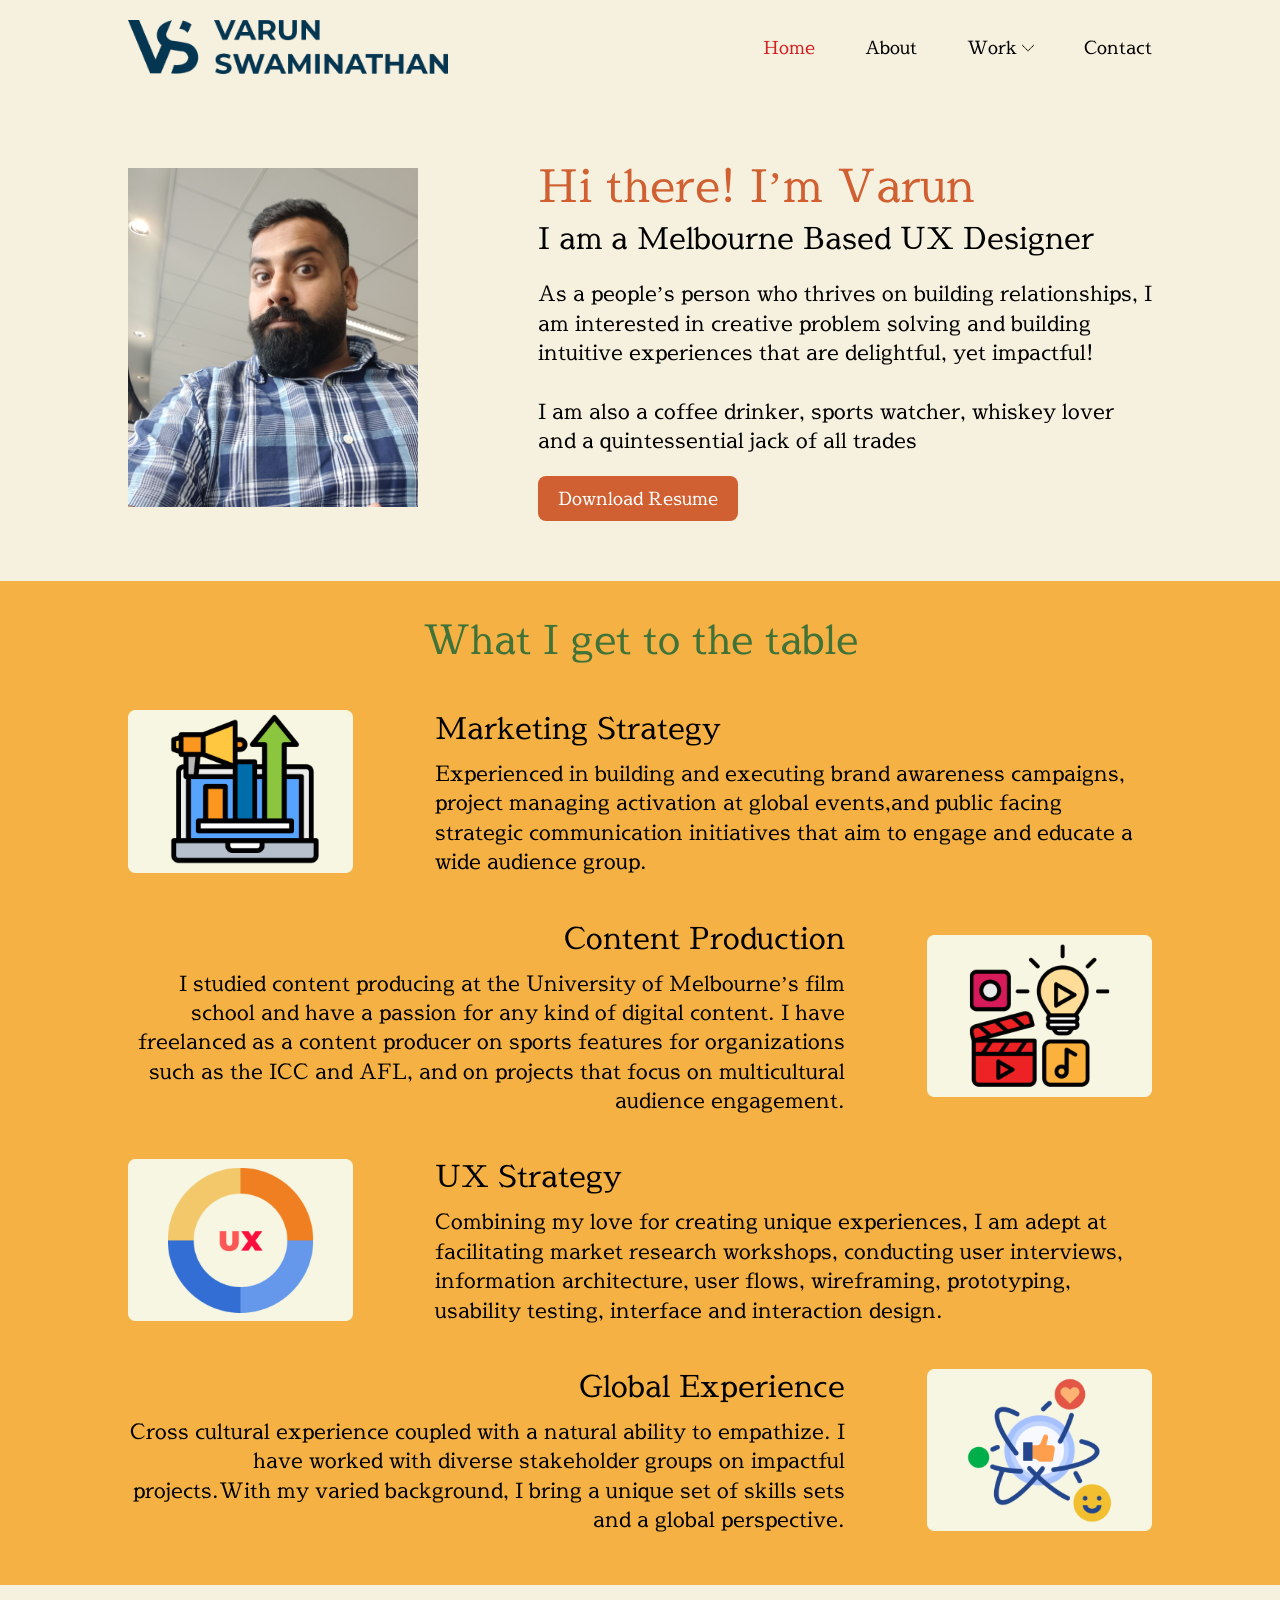
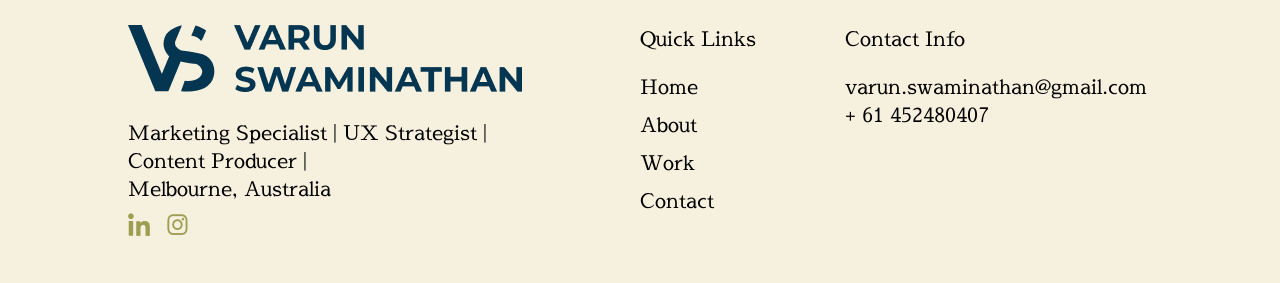
<file: index.html>
<!DOCTYPE html>
<html lang="en">
<head>
    <meta charset="UTF-8">
    <meta http-equiv="X-UA-Compatible" content="IE=edge">
    <meta name="viewport" content="width=device-width, initial-scale=1.0">
    <title>:: VARUN SWAMINATHAN ::</title>
    <link rel="shortcut icon" href="images/favicon.ico" type="image/x-icon">
    <!-- [Fonts] -->
    <!-- [/Fonts] -->
    <!-- [Style] -->
    <link rel="stylesheet" href="css/styles.css">
    <link rel="stylesheet" href="css/slick.min.css">
</head>


<body>

<div style="background: rgba(246, 240, 222, 1);">
   <header class="topRow">
    <div class="logo"><a href="index.html" title="TRDP"><img src="images/logo.png"/></a></div>
    <nav>
      <input class="hidden" type="checkbox" id="menuToggle">
      <label class="menu-btn" for="menuToggle">
          <div class="menu"></div>
          <div class="menu"></div>
          <div class="menu"></div>
      </label>
      <div class="nav-container">
          <ul class="nav-tabs">
              <li class="nav-tab"><a href="index.html" class="active">Home</a></li>           
              <li class="nav-tab"><a href="about.html">About</a></li>            
              <li class="nav-tab sub"><a href="javascript:void(0);">Work <img src="images/down-arrow.png"></a>
                 <ul class="sub-menu">
                      <li><a href="work.html">My Work</a></li>
                      <li><a href="scamless.html">Scamless</a></li>
                      <li><a href="save-a-pet.html">Save a Pet</a></li>
                      <li><a href="content-project.html">Projects</a></li>
                 </ul>
              </li>           
              <li class="nav-tab"><a href="contact.html">Contact</a></li>
          </ul>
      </div>
    </nav>
   </header>
   
   <div class="varun-introContainer">
        <div class="left"><img src="images/varunImg.png"/></div>
        <div class="right">
            <p class="hd">Hi there! I’m Varun</p>
            <p class="line">I am a Melbourne Based UX Designer</p> 
            <p> As a people’s person who thrives on building relationships, I am interested in creative problem solving and building intuitive experiences that are delightful, yet impactful!<br/><br/>
             I am also a coffee drinker, sports watcher, whiskey lover and a quintessential jack of all trades
            </p>
            <a href="" class="button mt20px">Download Resume</a> 
        </div>
   </div>

</div>

<!-- what i get in table -->
<div class="igetBox">
   <div class="heading">What I get to the table</div>
   <div class="iget-Container">
         <img src="images/marketing-strategy.png"/>
         <div class="igetc">
           <p>Marketing Strategy</p>
           Experienced in building and executing brand awareness campaigns, project managing activation at global events,and public facing strategic communication initiatives that aim to engage and educate a wide audience group.
         </div>
   </div>
   <div class="iget-Container rev">
      <img src="images/content-production.png"/>
      <div class="igetc">
        <p>Content Production</p>
        I studied content producing at the University of Melbourne’s film school and have a passion for any kind of digital content. I have freelanced as a content producer on sports features for organizations such as the ICC and AFL, and on projects that focus on multicultural audience engagement.
      </div>
   </div>
   <div class="iget-Container">
      <img src="images/ux-strateyg.png"/>
      <div class="igetc">
        <p>UX Strategy</p>
        Combining my love for creating unique experiences, I am adept at facilitating market research workshops, conducting user interviews, information architecture, user flows, wireframing, prototyping, usability testing, interface and interaction design.
      </div>
   </div>
   <div class="iget-Container rev">
      <img src="images/global-exp.png"/>
      <div class="igetc">
        <p>Global Experience</p>
        Cross cultural experience coupled with a natural ability to empathize. I have worked with diverse stakeholder groups on impactful projects.With my varied background, I bring a unique set of skills sets and a global perspective.
      </div>
   </div>
</div>


<footer style="background:#f6f0de;">
<div class="footer-container">
      
      <div class="left">
         <img src="images/logo.png" class="limg"/><br/>
         Marketing Specialist | UX Strategist |<br/> 
         Content Producer |<br/>
         Melbourne, Australia
         <p class="social">
            <a href="https://www.linkedin.com/in/varunswaminathan/" target="_blank"><img src="images/link.png"/></a>
            <a href="https://www.instagram.com/varunswaminathan/" target="_blank"><img src="images/instagram.png"/></a>
         </p>
      </div>

      <div class="center">
         Quick Links
         <a href="index.html" title="Home" class="mt20px">Home</a>
         <a href="about.html" title="About">About</a>
         <a href="work.html" title="Work">Work</a>
         <a href="contact.html" title="Contact">Contact</a>
      </div> 

      <div class="right">
         Contact Info
         <a href="mailto:varun.swaminathan@gmail.com" class="mt20px">varun.swaminathan@gmail.com</a>
         <a href="tel:+ 61 452480407">+ 61 452480407</a>
      </div>  

</div>
</footer>




<!-- [Scripts] -->
<script src="js/jquery.min.js"></script>
<script src="js/slick.min.js"></script>
<script src="js/script.js"></script>
</body>
</html>
</file>
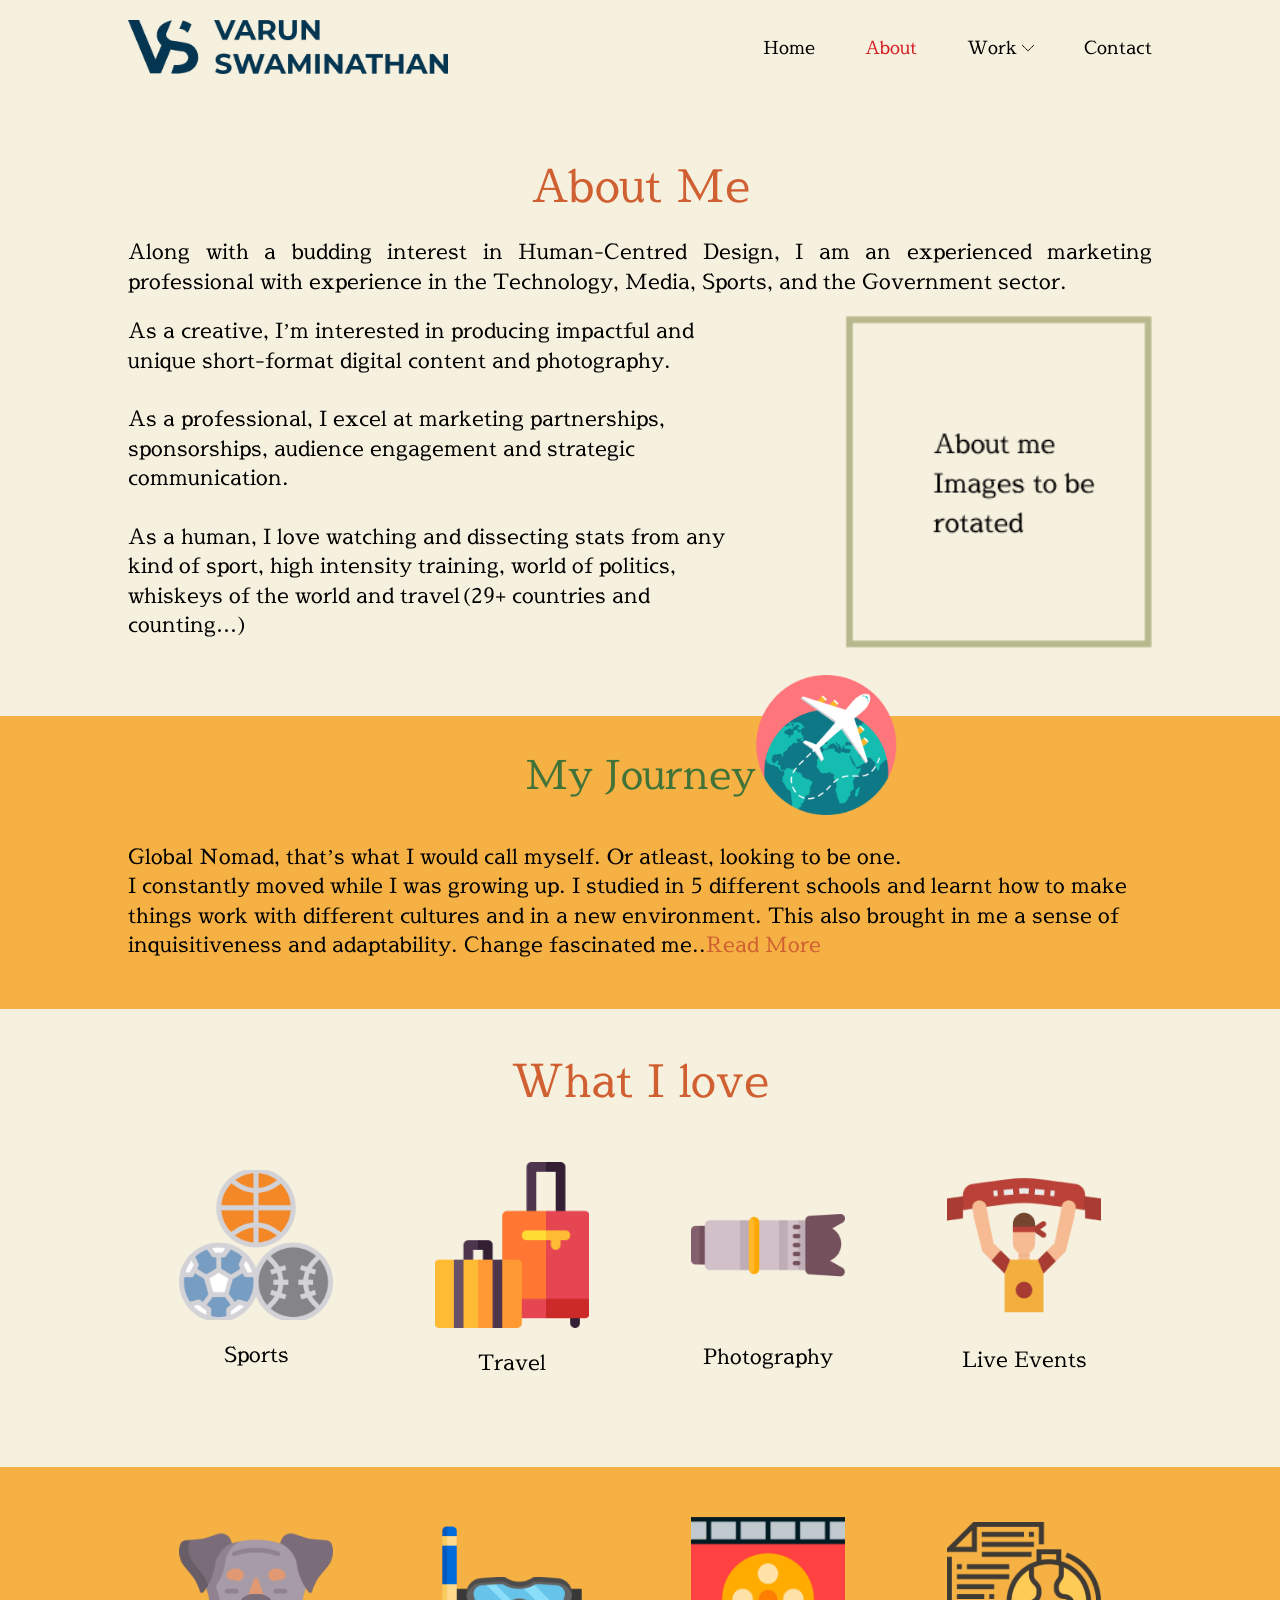
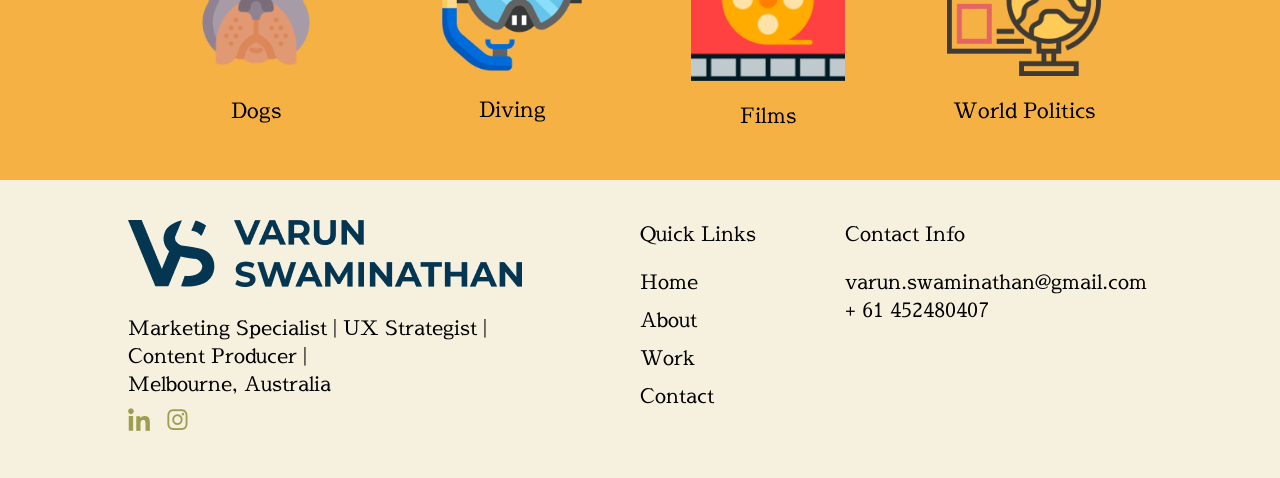
<file: about.html>
<!DOCTYPE html>
<html lang="en">
<head>
    <meta charset="UTF-8">
    <meta http-equiv="X-UA-Compatible" content="IE=edge">
    <meta name="viewport" content="width=device-width, initial-scale=1.0">
    <title>:: VARUN SWAMINATHAN ::</title>
    <link rel="shortcut icon" href="images/favicon.ico" type="image/x-icon">
    <!-- [Fonts] -->
    <!-- [/Fonts] -->
    <!-- [Style] -->
    <link rel="stylesheet" href="css/styles.css">
    <link rel="stylesheet" href="css/slick.min.css">
</head>


<body>

<div style="background: rgba(246, 240, 222, 1);">
   <header class="topRow">
    <div class="logo"><a href="index.html" title="TRDP"><img src="images/logo.png"/></a></div>
    <nav>
      <input class="hidden" type="checkbox" id="menuToggle">
      <label class="menu-btn" for="menuToggle">
          <div class="menu"></div>
          <div class="menu"></div>
          <div class="menu"></div>
      </label>
      <div class="nav-container">
          <ul class="nav-tabs">
              <li class="nav-tab"><a href="index.html">Home</a></li>           
              <li class="nav-tab"><a href="about.html" class="active">About</a></li>            
              <li class="nav-tab sub"><a href="javascript:void(0);">Work <img src="images/down-arrow.png"></a>
                <ul class="sub-menu">
                     <li><a href="work.html">My Work</a></li>
                     <li><a href="scamless.html">Scamless</a></li>
                     <li><a href="save-a-pet.html">Save a Pet</a></li>
                     <li><a href="content-project.html">Projects</a></li>
                </ul>
               </li>       
              <li class="nav-tab"><a href="contact.html">Contact</a></li>
          </ul>
      </div>
    </nav>
   </header>
   
   <div class="about-container">
      <div class="headingOrange">About Me</div>
      <div class="aboutCnt">
         <div>Along with a budding interest in Human-Centred Design, I am an experienced marketing professional with experience in the Technology, Media, Sports, and the Government sector.</div>
         <div class="aboutRotateCnt">
             <div class="left" style="text-align: left;">
               As a creative, I’m interested in producing impactful and unique short-format digital content and photography.<br/><br/>
               As a professional, I excel at marketing partnerships, sponsorships, audience engagement and strategic communication.<br/><br/>
               As a human, I love watching and dissecting stats from any kind of sport, high intensity training, world of politics, whiskeys of the world and travel(29+ countries and counting…)
             </div>
             <div class="right"><img src="images/aboutImg.png"/></div>
          </div>
      </div>  
   </div>
</div>

<!-- my journey -->
<div class="igetBox">
   <div class="heading">My Journey <img src="images/myjourney-icon.png"/> </div>
   <div class="myjorney-cntBox">
Global Nomad, that’s what I would call myself. Or atleast, looking to be one.<br/>
I constantly moved while I was growing up. I studied in 5 different schools and learnt how to make things work with different cultures and in a new environment.
This also brought in me a sense of inquisitiveness and adaptability. Change fascinated me..<a href="javascript:void(0);" class="showJourney">Read More</a>
<span class="journeyb" style="display:none;"><br/><br/>  
I stepped outside my homeland in 2008 for the first time and since then have lived and worked in 4 different continents. In the last 15 years I have been fortunate to have led product marketing campaigns at global sporting events, driving user research and application adaptability in smart devices and large scale global product launches.  In Australia, I have worked in Sports, the Public Sector and Media industry in strategic communications, marketing partnerships and <br/><br/>
I am a capable communicator, an able multi-tasker and a skilled negotiator who gets things ‘done’.<br/><a href="javascript:void(0);" class="hideJourney">Read Less</a>
</span>
</div>
</div>


<!-- what is love -->
<div style="background-color:#f6f0de; padding:40px 0px;">
     <div class="headingOrange">What I love</div>
     <div class="whatiloveRow1">
          <div>
            <img src="images/sports-icon.png"/>
            Sports
          </div>
          <div>
            <img src="images/travel-icon.png"/>
            Travel
          </div>
          <div>
            <img src="images/photography-icon.png"/>
            Photography
          </div>
          <div>
            <img src="images/liveEvent-icon.png"/>
            Live Events
          </div>
     </div>
</div>
<div style="background: rgba(245, 177, 68, 1);">
   <div class="whatiloveRow1">
      <div>
        <img src="images/dog-icon.png"/>
        Dogs
      </div>
      <div>
        <img src="images/diving-icon.png"/>
        Diving
      </div>
      <div>
        <img src="images/films-icon.png"/>
        Films
      </div>
      <div>
        <img src="images/world-politics-icon.png"/>
        World Politics
      </div>
 </div>
</div>




<footer style="background:#f6f0de;">
<div class="footer-container">
      
      <div class="left">
         <img src="images/logo.png" class="limg"/><br/>
         Marketing Specialist | UX Strategist |<br/> 
         Content Producer |<br/>
         Melbourne, Australia
         <p class="social">
          <a href="https://www.linkedin.com/in/varunswaminathan/" target="_blank"><img src="images/link.png"/></a>
          <a href="https://www.instagram.com/varunswaminathan/" target="_blank"><img src="images/instagram.png"/></a>
         </p>
      </div>

      <div class="center">
         Quick Links
         <a href="index.html" title="Home" class="mt20px">Home</a>
         <a href="about.html" title="About">About</a>
         <a href="work.html" title="Work">Work</a>
         <a href="contact.html" title="Contact">Contact</a>
      </div> 

      <div class="right">
         Contact Info
         <a href="mailto:varun.swaminathan@gmail.com" class="mt20px">varun.swaminathan@gmail.com</a>
         <a href="tel:+ 61 452480407">+ 61 452480407</a>
      </div>  

</div>
</footer>




<!-- [Scripts] -->
<script src="js/jquery.min.js"></script>
<script src="js/slick.min.js"></script>
<script src="js/script.js"></script>
</body>
</html>
</file>
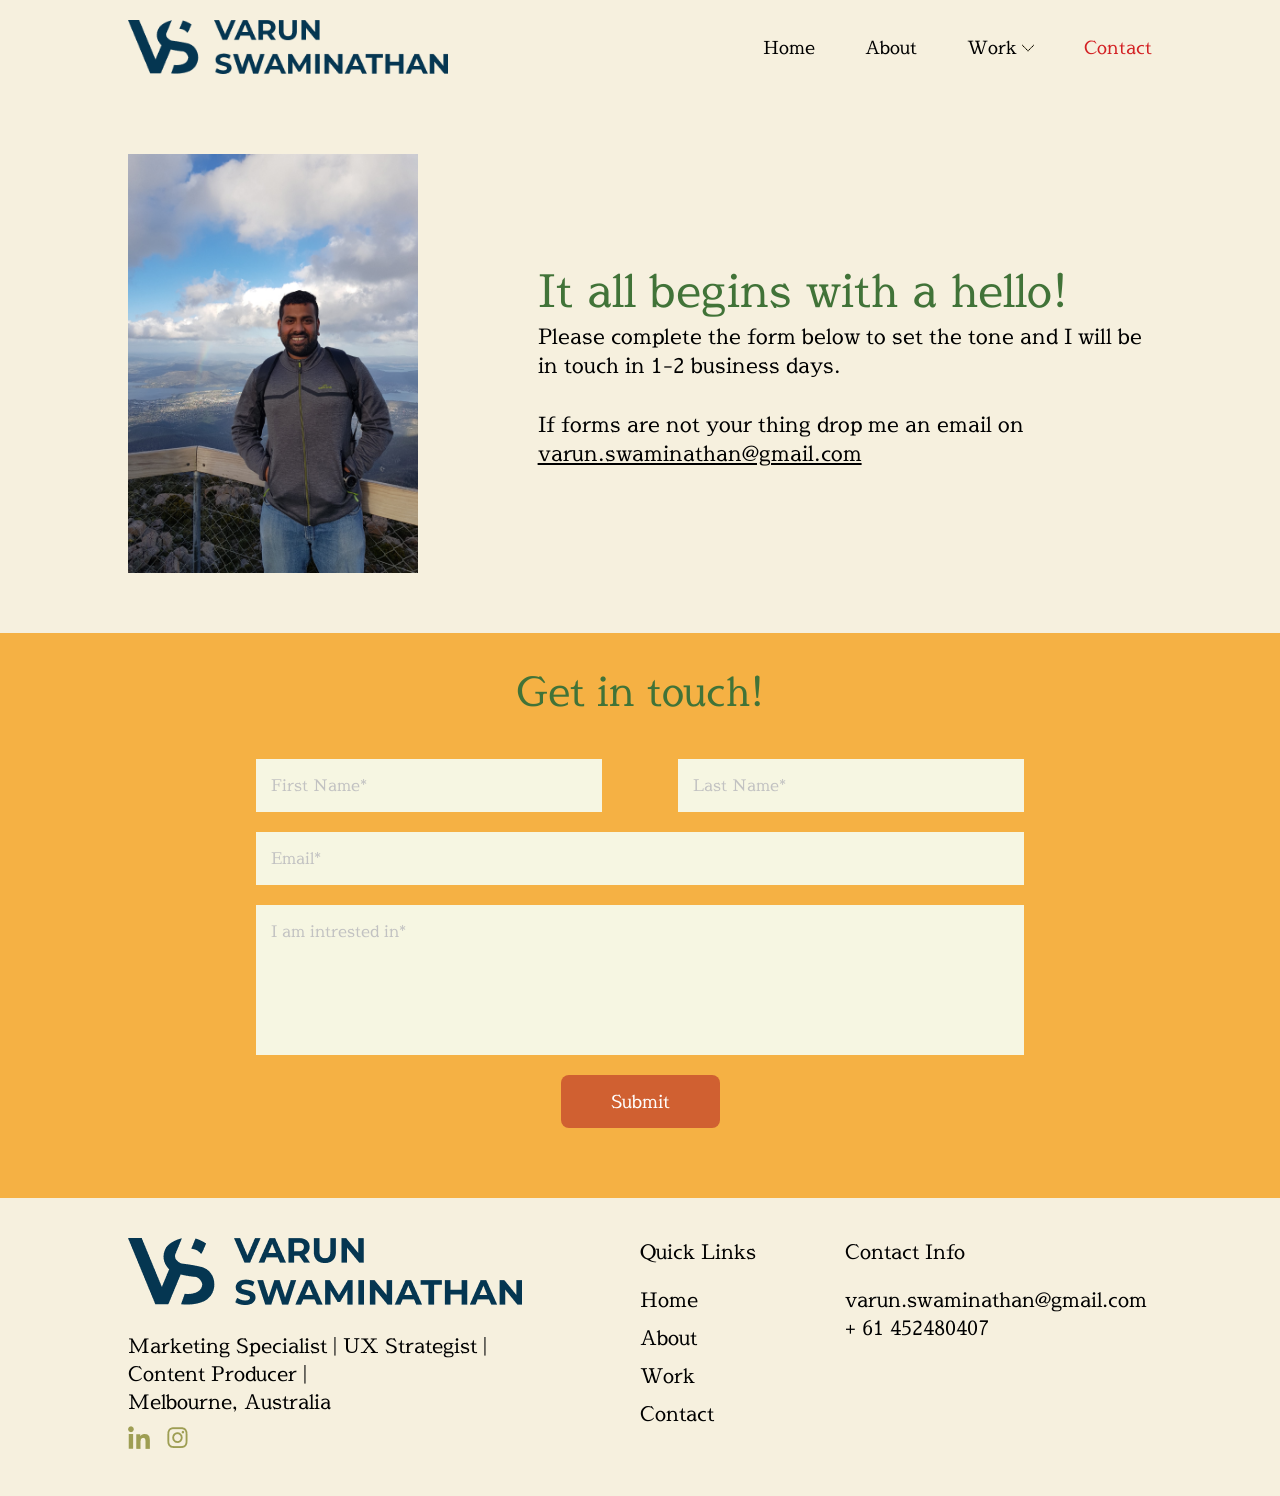
<file: contact.html>
<!DOCTYPE html>
<html lang="en">
<head>
    <meta charset="UTF-8">
    <meta http-equiv="X-UA-Compatible" content="IE=edge">
    <meta name="viewport" content="width=device-width, initial-scale=1.0">
    <title>:: VARUN SWAMINATHAN ::</title>
    <link rel="shortcut icon" href="images/favicon.ico" type="image/x-icon">
    <!-- [Fonts] -->
    <!-- [/Fonts] -->
    <!-- [Style] -->
    <link rel="stylesheet" href="css/styles.css">
    <link rel="stylesheet" href="css/slick.min.css">
</head>


<body>

<div style="background: rgba(246, 240, 222, 1);">
   <header class="topRow">
    <div class="logo"><a href="index.html" title="TRDP"><img src="images/logo.png"/></a></div>
    <nav>
      <input class="hidden" type="checkbox" id="menuToggle">
      <label class="menu-btn" for="menuToggle">
          <div class="menu"></div>
          <div class="menu"></div>
          <div class="menu"></div>
      </label>
      <div class="nav-container">
          <ul class="nav-tabs">
              <li class="nav-tab"><a href="index.html">Home</a></li>           
              <li class="nav-tab"><a href="about.html">About</a></li>            
              <li class="nav-tab sub"><a href="javascript:void(0);">Work <img src="images/down-arrow.png"></a>
               <ul class="sub-menu">
                    <li><a href="work.html">My Work</a></li>
                    <li><a href="scamless.html">Scamless</a></li>
                    <li><a href="save-a-pet.html">Save a Pet</a></li>
                    <li><a href="content-project.html">Projects</a></li>
               </ul>
              </li>          
              <li class="nav-tab"><a href="contact.html" class="active">Contact</a></li>
          </ul>
      </div>
    </nav>
   </header>
   
   <div class="varun-introContainer">
        <div class="left"><img src="images/contact-varun.png"/></div>
        <div class="right">
            <p class="hd" style="color:rgba(65, 115, 56, 1);">It all begins with a hello!</p>
            <p>Please complete the form below to set the tone and I will be in touch in 1-2 business days.<br/><br/>
               If forms are not your thing drop me an email on <a href="mailto:varun.swaminathan@gmail.com" target="_blank" class="anchor">varun.swaminathan@gmail.com</a>
            </p>
        </div>
   </div>

</div>

<div class="igetBox">
   <div class="heading">Get in touch!</div>
   <div class="contactUSbox">
        <form>
             <div class="w45"><input type="text" placeholder="First Name*"/><span></span></div>
             <div class="w45"><input type="text" placeholder="Last Name*"/><span></span></div>
             <div class="w100p"><input type="text" placeholder="Email*"/><span></span></div>
             <div class="w100p"><textarea placeholder="I am intrested in*"></textarea></div>
             <div class="w100p"><button>Submit</button></div>
        </form>
   </div>
</div>


<footer style="background:#f6f0de;">
<div class="footer-container">
      
      <div class="left">
         <img src="images/logo.png" class="limg"/><br/>
         Marketing Specialist | UX Strategist |<br/> 
         Content Producer |<br/>
         Melbourne, Australia
         <p class="social">
            <a href="https://www.linkedin.com/in/varunswaminathan/" target="_blank"><img src="images/link.png"/></a>
            <a href="https://www.instagram.com/varunswaminathan/" target="_blank"><img src="images/instagram.png"/></a>
         </p>
      </div>

      <div class="center">
         Quick Links
         <a href="index.html" title="Home" class="mt20px">Home</a>
         <a href="about.html" title="About">About</a>
         <a href="work.html" title="Work">Work</a>
         <a href="contact.html" title="Contact">Contact</a>
      </div> 

      <div class="right">
         Contact Info
         <a href="mailto:varun.swaminathan@gmail.com" class="mt20px">varun.swaminathan@gmail.com</a>
         <a href="tel:+ 61 452480407">+ 61 452480407</a>
      </div>  

</div>
</footer>




<!-- [Scripts] -->
<script src="js/jquery.min.js"></script>
<script src="js/slick.min.js"></script>
<script src="js/script.js"></script>
</body>
</html>
</file>
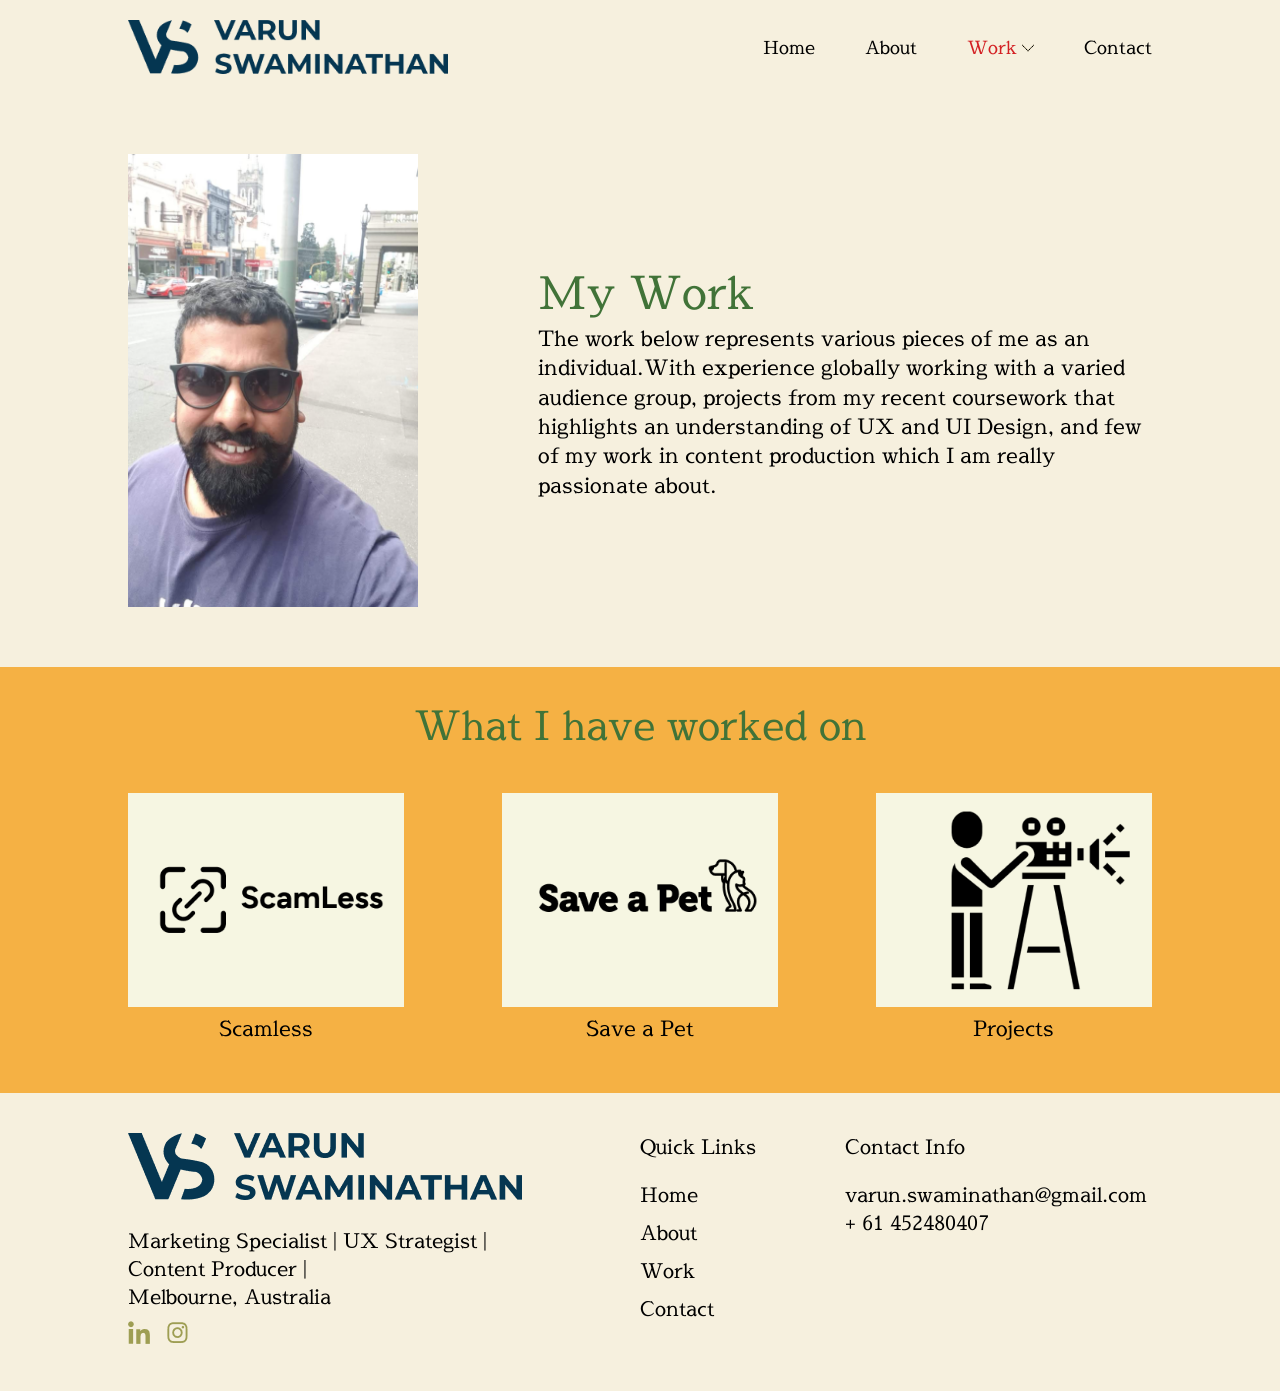
<file: work.html>
<!DOCTYPE html>
<html lang="en">
<head>
    <meta charset="UTF-8">
    <meta http-equiv="X-UA-Compatible" content="IE=edge">
    <meta name="viewport" content="width=device-width, initial-scale=1.0">
    <title>:: VARUN SWAMINATHAN ::</title>
    <link rel="shortcut icon" href="images/favicon.ico" type="image/x-icon">
    <!-- [Fonts] -->
    <!-- [/Fonts] -->
    <!-- [Style] -->
    <link rel="stylesheet" href="css/styles.css">
    <link rel="stylesheet" href="css/slick.min.css">
</head>


<body>

<div style="background: rgba(246, 240, 222, 1);">
   <header class="topRow">
    <div class="logo"><a href="index.html" title="TRDP"><img src="images/logo.png"/></a></div>
    <nav>
      <input class="hidden" type="checkbox" id="menuToggle">
      <label class="menu-btn" for="menuToggle">
          <div class="menu"></div>
          <div class="menu"></div>
          <div class="menu"></div>
      </label>
      <div class="nav-container">
          <ul class="nav-tabs">
              <li class="nav-tab"><a href="index.html">Home</a></li>           
              <li class="nav-tab"><a href="about.html">About</a></li>            
              <li class="nav-tab sub"><a href="javascript:void(0);" class="active">Work <img src="images/down-arrow.png"></a>
               <ul class="sub-menu">
                    <li><a href="work.html" class="active">My Work</a></li>
                    <li><a href="scamless.html">Scamless</a></li>
                    <li><a href="save-a-pet.html">Save a Pet</a></li>
                    <li><a href="content-project.html">Projects</a></li>
               </ul>
              </li>            
              <li class="nav-tab"><a href="contact.html">Contact</a></li>
          </ul>
      </div>
    </nav>
   </header>
   
   <div class="varun-introContainer">
        <div class="left"><img src="images/varunWork.png"/></div>
        <div class="right">
            <p class="hd" style="color:rgba(65, 115, 56, 1);">My Work</p>
            <p>The work below represents various pieces of me as an individual.With experience globally working with a varied audience group, projects from my recent coursework that highlights an understanding of UX and UI Design, and few of my work in content production which I am really passionate about.
            </p>
        </div>
   </div>

</div>

<div class="igetBox">
   <div class="heading">What I have worked on</div>
   <div class="workContainer">
        <div><a href="scamless.html" title="Scamless"><img src="images/scamless.png"/>Scamless</a></div>
        <div><a href="save-a-pet.html" title="Save a Pet"><img src="images/saveapet.png"/>Save a Pet</a></div>
        <div><a href="content-project.html" title="Content Production"><img src="images/work-content-production.png"/>Projects</a></div>
   </div>
</div>


<footer style="background:#f6f0de;">
<div class="footer-container">
      
      <div class="left">
         <img src="images/logo.png" class="limg"/><br/>
         Marketing Specialist | UX Strategist |<br/> 
         Content Producer |<br/>
         Melbourne, Australia
         <p class="social">
            <a href="https://www.linkedin.com/in/varunswaminathan/" target="_blank"><img src="images/link.png"/></a>
            <a href="https://www.instagram.com/varunswaminathan/" target="_blank"><img src="images/instagram.png"/></a>
         </p>
      </div>

      <div class="center">
         Quick Links
         <a href="index.html" title="Home" class="mt20px">Home</a>
         <a href="about.html" title="About">About</a>
         <a href="work.html" title="Work">Work</a>
         <a href="contact.html" title="Contact">Contact</a>
      </div> 

      <div class="right">
         Contact Info
         <a href="mailto:varun.swaminathan@gmail.com" class="mt20px">varun.swaminathan@gmail.com</a>
         <a href="tel:+ 61 452480407">+ 61 452480407</a>
      </div>  

</div>
</footer>




<!-- [Scripts] -->
<script src="js/jquery.min.js"></script>
<script src="js/slick.min.js"></script>
<script src="js/script.js"></script>
</body>
</html>
</file>
<file: css/styles.css>
/* [reset styles] */
:root{
 --bodyfont:'sawarabi_minchoregular';
}

*{
    box-sizing: border-box;
    margin: 0;
 }



@font-face {
  font-family:'sawarabi_minchoregular';
  src: url('../fonts/sawarabimincho-regular.woff2') format('woff2'),
       url('../fonts/sawarabimincho-regular.woff') format('woff');
  font-weight: normal;
  font-style: normal;

}

body {
    font-family:'sawarabi_minchoregular';
    padding:0px;
    margin:0px;
    font-size:21px;
    line-height:1.4;
    overflow-x:hidden;
}
  
ul {
    padding: 0;
    list-style-type: none;
}
  
a {
    text-decoration: none;
    cursor: pointer;
}
  
img {
    max-width: 100%;
  }
  
  h1, h2, h3, h4, h5, h6 {
    margin: 0px;
  }
  /* [/reset styles] */
  
  .p-0{
      padding: 0;
  }
  .m-0{
      margin: 0;
  }

*:focus {
    outline: none;
}

*::placeholder {
color: #c2c2c2;
}
textarea{resize:none; font-family: var(--bodyfont);}
input {font-family:var(--bodyfont);}
select:required:invalid {
    color: #c2c2c2;
  }
  option[value=""][disabled] {
    display: none;
  }
  option {
    color: black;
  }
select { background-color:#fff;}
.w100 { width:100%;}
.mt20px {margin-top:20px;}

.topRow {
  width:80%;
  margin-right: auto;
  margin-left: auto;
  padding:20px 0px;
  display: flex;
  flex-direction: row;
  align-items: center;
  justify-content: space-between;
}

.topRow .logo a {display:flex; align-items:center;}
.topRow .logo img { width:320px;}

.nav ul 
{
  display: flex;
  flex-direction: row;
}
.nav ul li { margin-left:35px;}
.nav ul li a { text-transform:capitalize; color:#000;}
/** menu css open **/
.nav-tabs {
	display: flex;
	font-size: 14px;
	list-style: none;
  position:relative;
}
.nav-tabs a {color:#000; font-size:18px; transition:.5s ease-out;}
.nav-tabs a:hover{color:#d32023;}
.nav-tabs a.active {color:#d32023;}
.nav-tabs a img {width:12px;}
.nav-tab:not(:last-child) {
	padding: 10px 25px;
	margin: 0;
}

.nav-tab:last-child {
	padding: 10px 0 0 25px;
}

.nav-tab,
.menu-btn {
	cursor: pointer;
}

.hidden {
	display: none;
}

.sub .sub-menu {display:none;}
.sub:hover .sub-menu {display:block; z-index:99 ;  position:absolute; top:40px; box-shadow: 0px 3px 4px #ababab; }
.sub .sub-menu li {width:100%; float:left;}
.sub .sub-menu li a { width:100%; color:#fff; padding:5px 25px; font-size:16px; line-height:42px; float:left; background:rgb(88 83 66);}
.sub .sub-menu li a:hover {background:rgb(223 215 193); color:#000;}
.sub .sub-menu li a.active {background:rgb(223 215 193); color:#000;}

@media screen and (max-width: 800px) {
	.nav-container {
		position: fixed;
		display: none;
		overflow-y: auto;
		z-index: -1;
		top: 0;
		right: 0;
		width: 280px;
		height: 100%;
		background: #fff;
		box-shadow: -1px 0 2px rgba(0, 0, 0, 0.2);
	}

	.nav-tab {width:100%;}

	.nav-tabs {
		flex-direction: column;
		align-items: flex-end;
		margin-top: 80px;
		width: 100%;
	}

	.nav-tab:not(:last-child) {
		padding: 20px 25px;
		margin: 0;
		border-right: unset;
		border-bottom: 1px solid #f5f5f5;
	}

	.nav-tab:last-child {
		padding: 15px 25px;
	}

	.menu-btn {
		position: relative;
		display: block;
		margin: 0;
		width: 55px;
		height: 15px;
		cursor: pointer;
		z-index: 112;
		padding: 10px;
		border-radius: 10px;
	}

	.menu-btn .menu {
		display:block;
		width:100%;
		height:3px;
		border-radius:2px;
		background:#111;
	}

	.menu-btn .menu:nth-child(2) {
		margin-top:5px;
		opacity: 1;
	}

	.menu-btn .menu:nth-child(3) {
		margin-top:5px;
	}

	#menuToggle:checked + .menu-btn .menu {
		transition: transform 0.2s ease;
	}

	#menuToggle:checked + .menu-btn .menu:nth-child(1) {
		transform: translate3d(0, 6px, 0) rotate(45deg);
	}

	#menuToggle:checked + .menu-btn .menu:nth-child(2) {
		transform: rotate(-45deg) translate3d(-5.71429px, -6px, 0);
		opacity: 0;
	}

	#menuToggle:checked + .menu-btn .menu:nth-child(3) {
		transform: translate3d(0, -6px, 0) rotate(-45deg);
    margin-top: 2px;
	}

	#menuToggle:checked ~ .nav-container {
		z-index: 100;
		display: flex;
		animation: menu-slide-left 0.3s ease;
	}
	@keyframes menu-slide-left {
		0% {
			transform: translateX(200px);
		}
		to {
			transform: translateX(0);
		}
	}
}
/** menu css close **/

.varun-introContainer 
{
  width:80%;
  margin-right:auto;
  margin-left:auto;
  padding:60px 0px;
  display:flex;
  flex-direction:row;
  justify-content:space-between;
  align-items: center;
}

.varun-introContainer .left {width:40%; display:flex; align-items:center;}
.varun-introContainer .left img
{
/*  border: 5px solid rgba(184, 184, 142, 1);
  padding:10px;
*/  
  width:290px;
}
.varun-introContainer .right{width:60%;}
.varun-introContainer .right .hd { color:rgba(208, 96, 49, 1); font-size:45px;}
.varun-introContainer .right .line {font-size:30px; margin-bottom:20px;}
.button { background: rgba(208, 96, 49, 1); transition:.5s ease-out; color:#fff; font-size:18px; float:left; border-radius:8px; padding:10px 20px;}
.button:hover {background:rgb(189 82 37);}



/** what i get in table **/
.igetBox {background:rgba(245, 177, 68, 1); padding:30px 0px;}
.heading {color:rgba(65, 115, 56, 1); font-size:40px; text-align:center; margin-bottom:20px; position:relative;}
.heading img {position:absolute; top:-71px; width:140px; right:27%; transform:translateX(-27%);}

.iget-Container 
{
  width: 80%;
  margin-right: auto;
  margin-left: auto;
  padding:20px 0px;
  display:flex;
  justify-content: space-between;
  align-items: center;
  flex-direction: row;
}
.rev {flex-direction:row-reverse;}
.iget-Container img {width:22%;} 
.iget-Container .igetc {width:70%;}
.iget-Container.rev .igetc {text-align:right;}
.iget-Container .igetc p {font-size:30px; margin-bottom:10px;}

.footer-container
{
  width:80%;
  margin-right:auto;
  margin-left:auto;
  padding:40px 0px;
  display:flex;
  flex-direction:row;
  justify-content:space-between;
}

.footer-container .left
{
  width:50%;
  font-size:20px;
}
.footer-container .left .limg {margin-bottom:20px;}
.footer-container .left .social {margin-top:10px;}
.footer-container .left .social img { margin-right:10px;}

.footer-container .center 
{
  width:20%;
  display:flex;
  flex-direction:column;
  font-size:20px;
}
.footer-container .center a {color:#000; margin-bottom:10px; transition:.5s ease-out;}
.footer-container .center a:hover {color:#d32023;}

.footer-container .right 
{
  width:30%;
  font-size:20px;
  display:flex;
  flex-direction:column;
}
.footer-container .right a {color:#000; transition:.5s ease-out;}
.footer-container .right a:hover {color:#d32023;}

/** about us page **/
.about-container 
{
  width:80%;
  margin-right:auto;
  margin-left:auto;
  padding:60px 0px;
  display:flex;
  flex-direction:column;
  text-align:justify;

}
.headingOrange 
{
  color:rgba(208, 96, 49, 1);
  font-size:45px;
  margin-left:auto;
  margin-right:auto;
  text-align:center;
}
.aboutCnt 
{
  margin-top:20px;
  display: flex;
  flex-direction:column;
}
.aboutRotateCnt
{
  display:flex;
  flex-direction:row;
  justify-content:space-between;
  margin-top:20px;
}
.aboutRotateCnt .left {width:60%;}
.aboutRotateCnt .right {width:30%;}
.aboutRotateCnt .right img {width: 100%;}

.myjorney-cntBox
{
  width: 80%;
  margin-right: auto;
  margin-left: auto;
  padding: 20px 0px;
}
.myjorney-cntBox a {color: rgba(208, 96, 49, 1);}
.myjorney-cntBox a:hover {color:rgb(187 57 3);}



/** what i love row 1 **/
.whatiloveRow1 
{
  width:80%;
  margin-right: auto;
  margin-left: auto;
  padding: 20px 0px;
  display:flex;
  justify-content:space-between;
}
.whatiloveRow1 div 
{
  width:25%;
  display:flex;
  flex-direction:column;
  justify-content:center;
  align-items:center;
  padding:30px 0px;
}
.whatiloveRow1 div img { margin-bottom:20px; width:60%;}

/** work **/
.workContainer 
{
  width: 80%;
    margin-right: auto;
    margin-left: auto;
    padding: 20px 0px;
    display: flex;
    justify-content: space-between;
    flex-direction: row;
}
.workContainer div { width:27%; text-align:center;}
.workContainer div a {color:#000;}
/** contact **/
.anchor
{
  color:#000;
  text-decoration:underline;
}
.anchor:hover
{color:#d32023;}

.contactUSbox form 
{
   width:60%;
   margin-right:auto;
   margin-left:auto;
   padding:20px 0px;
   display:flex;
   justify-content:space-between;
   flex-direction:row;
   flex-wrap:wrap;
}
.contactUSbox form .w45 {width:45%; position:relative; margin-bottom:20px;}
.contactUSbox form .w45 input,
.contactUSbox form .w100p input {width:100%; border:none; padding: 15px; font-size:16px; background: rgba(246, 246, 226, 1);}
.contactUSbox form .w100p textarea  {width:100%; height:150px; border:none; padding:15px; font-size:16px; background: rgba(246, 246, 226, 1);}
.contactUSbox form .w100p {width:100%; margin-bottom:20px; position:relative; justify-content:center; display:flex;}
.contactUSbox form .w100p button
{
  background:rgba(208, 96, 49, 1);
  color:#fff;
  font-size:18px;
  float:left;
  border-radius:8px;
  padding:13px 50px;
  border:none;
  cursor:pointer;
  transition: .5s ease-out;
  font-family: var(--bodyfont);
}
.contactUSbox form .w100p button:hover 
{
  background: rgb(189 82 37);
}
.contactUSbox form .w45 span,
.contactUSbox form .w100p span 
{
  position:absolute;
  font-size:13px;
  bottom:-18px;
  left:0px;
  color:#ab1013;
}

/** scamless **/
.scamlessContainer {
  width: 80%;
  margin-right: auto;
  margin-left: auto;
  padding:10px 0px;
  display: flex;
  flex-direction: column;
}
.headingIcon {margin-left:auto; margin-right:auto; margin-bottom:15px; text-align:center;}
.headingIcon img {width:30%;}
.scamless-content
{
  display:flex;
  justify-content:space-between;
  align-items:center;
  padding-bottom:30px;
}
.scamless-content .sc-left {width:45%;}
.scamless-content .sc-right {width:50%;}
.innerHD {color:rgba(65, 115, 56, 1); font-size:40px; line-height:45px; margin-bottom:10px;}
.researchSlide .slick-prev 
{
  width:31px;
  height:31px;
  background-image:url(../images/nextprev.png);
  background-position:0px 0px;
  left:-20px;
}
.researchSlide .slick-next {
  width: 31px;
  height: 31px;
  background-image: url(../images/nextprev.png);
  background-position: 32px 0px;
  right: -20px
}
.solutionBox
{
  width:80%;
  margin-right:auto;
  margin-left:auto;
  padding:30px 0px;
  display:flex;
  flex-direction:row;
  justify-content:space-between;
}
.solutionBox.rev { flex-direction:row-reverse;}
.solutionBox .sol-left 
{
   width:47%;
}
.solutionBox .sol-right
{
  width:47%;
}
.myRoLeRow {background:#f6f0de; border-bottom:60px solid rgba(245, 177, 68, 1) ;}
.myRole-container 
{
  width:80%;
  margin-right:auto;
  margin-left:auto;
  padding:50px 0px;
  display:flex;
  flex-direction:column;
  text-align:center;
  align-items: center;
}
/** content project**/
.cultural-Pulse-container 
{
  width:80%;
  margin-right:auto;
  margin-left:auto;
  padding:50px 0px;
  display:flex;
  justify-content: space-between;
  align-items: center;
} 
.cultural-Pulse-container .ccleft { width:40%;}
.cultural-Pulse-container .ccleft img
{
/*  border:5px solid rgba(184, 184, 142, 1);
  padding:10px;
*/  
  width:100%;
}
.cultural-Pulse-container .ccright {width:45% ;} 

.documentaries-container
{
  width:80%;
  margin-right:auto;
  margin-left:auto;
  display:flex;
  flex-direction:column;
  text-align:center;
}

.documentari-box {display:flex; flex-direction:row; justify-content:space-between; margin-top:40px;}
.documentari-box .pbox {width:30%; margin-bottom:30px;}
.documentari-box .pbox img { /* border:5px solid rgba(184, 184, 142, 1); */ padding:10px;}
.documentari-box .pbox .hd {
  font-size:27px;
  margin-bottom: 10px;
  color: rgba(208, 96, 49, 1);
}
.documentari-box .pbox p a {color: rgba(208, 96, 49, 1);}
.documentari-box .pbox button 
{ background:none; color:rgba(208, 96, 49, 1); border:none; cursor:pointer;
  font-family:var(--bodyfont);
  font-size: 22px;
  padding: 0px;
  text-transform: capitalize;
}
.documentari-box .pbox button:hover 
{
  color:rgb(187 57 3);
}
  


#moreText {display:none;}



@media screen and (min-width:1920px)
{
}

@media screen and (max-width:1024px)
{
}

@media screen and (max-width:768px)
{
}

@media screen and (max-width:700px)
{
}
</file>
